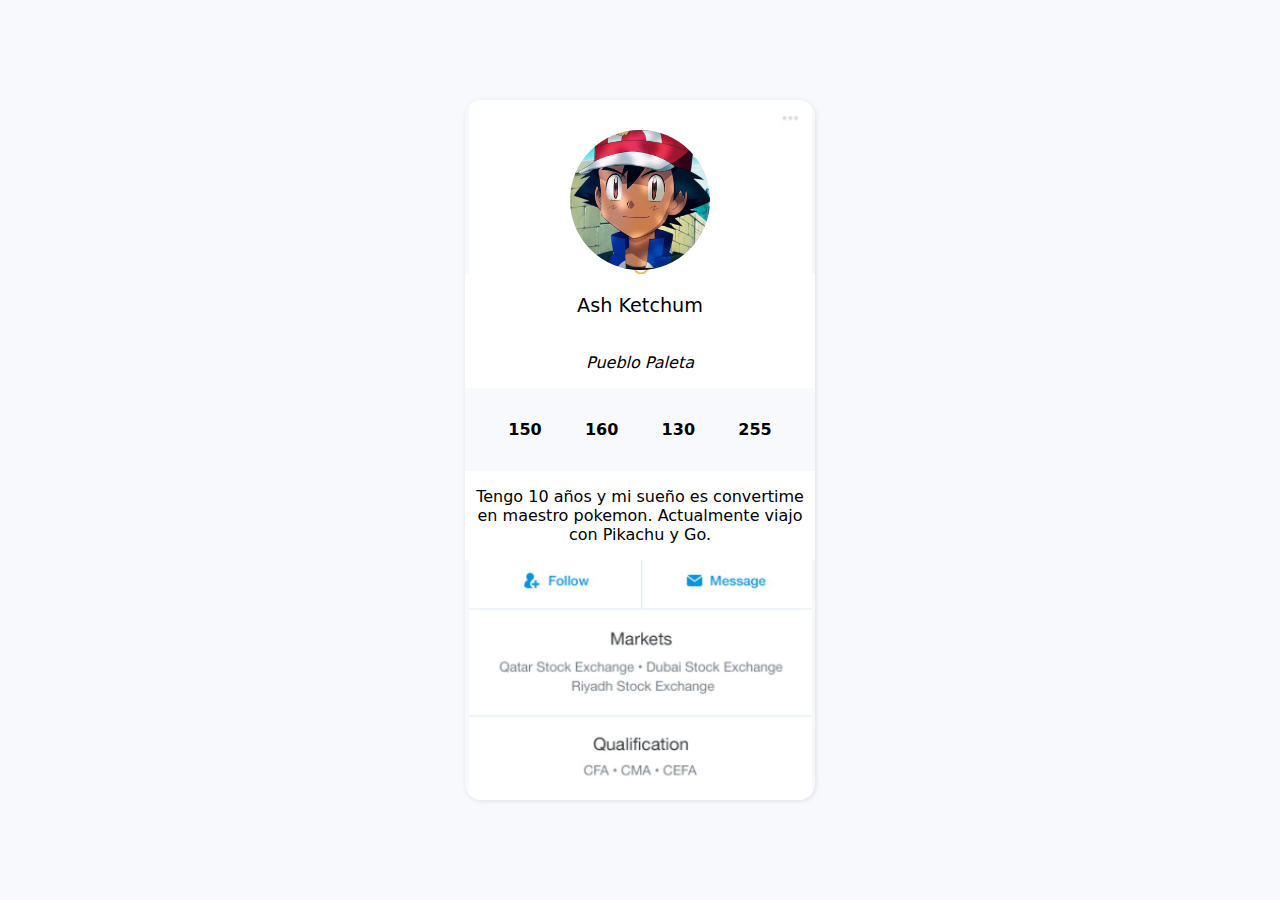
<file: asignation-destructuring/index.html>
<!DOCTYPE html>
<html lang="es">
  <head>
    <meta charset="UTF-8" />
    <meta name="viewport" content="width=device-width, initial-scale=1.0" />
    <link rel="stylesheet" href="css/styles.css" />
    <title>Asignation and Destructuring</title>
  </head>

  <body>
    <main class="profile">
      <div class="wrapper">
        <div class="profile-content" id="user"></div>
      </div>
    </main>

    <script src="js/main.js"></script>
  </body>
</html>
</file>
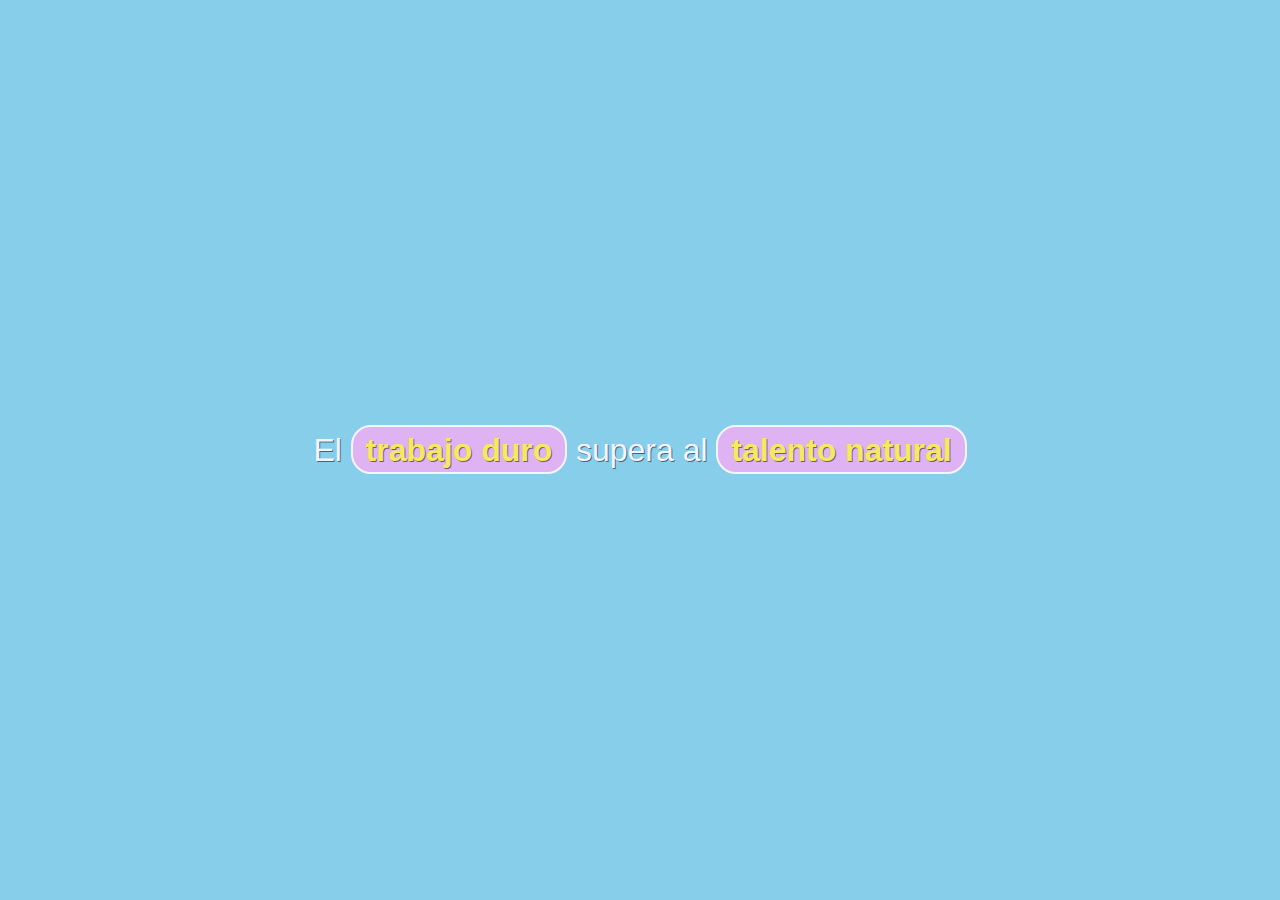
<file: basics/index.html>
<!DOCTYPE html>
<html lang="en">
  <head>
    <meta charset="UTF-8" />
    <meta name="viewport" content="width=device-width, initial-scale=1.0" />
    <title>JS to React</title>
  </head>
  <style>
    :root {
      --white-text: #f2f5ff;
    }

    body {
      height: 100vh;
      background: skyblue;
      display: flex;
      justify-content: center;
      align-items: center;
      margin: 0;
      color: var(--white-text);
      font-family: -apple-system, BlinkMacSystemFont, "Segoe UI", Roboto, Oxygen,
        Ubuntu, Cantarell, "Open Sans", "Helvetica Neue", sans-serif;
      font-size: 2em;
      text-shadow: 1px 1px rgba(0, 0, 0, 0.5);
    }

    strong {
      background: #dfb2f4;
      border: 2px solid var(--white-text);
      border-radius: 20px;
      padding: 0.15em 0.4em;
      color: #f5e960;
    }
  </style>
  <body>
    <!-- <p>El trabajo duro supera al talento natural</p> -->

    <script src="js/tagged_templates.js"></script>
  </body>
</html>
</file>
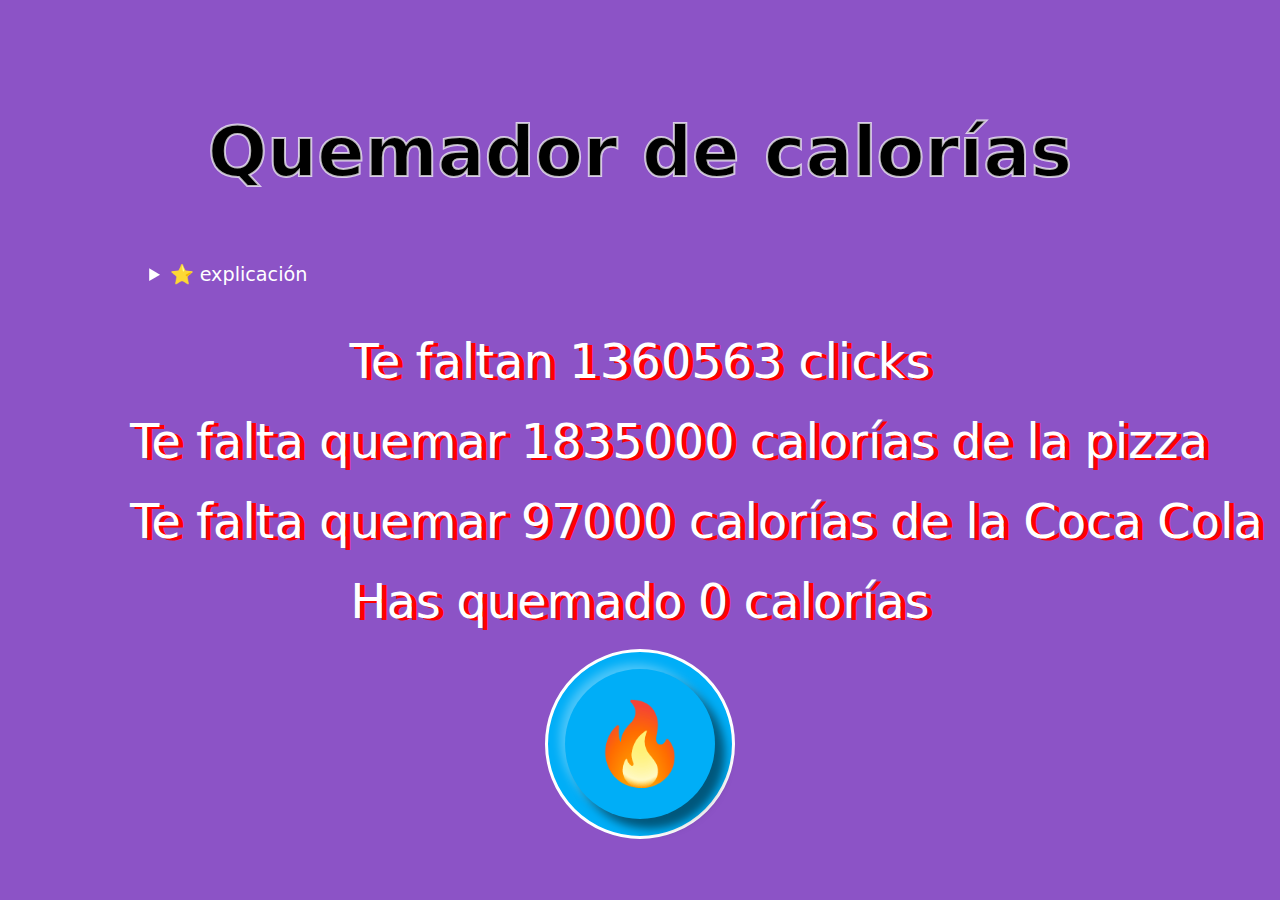
<file: burn-calories-redux/index.html>
<!DOCTYPE html>
<html lang="en">
  <head>
    <meta charset="UTF-8" />
    <meta name="viewport" content="width=device-width, initial-scale=1.0" />
    <link rel="stylesheet" href="css/styles.css" />
    <title>Quemador de Calorías</title>
  </head>

  <body>
    <main>
      <div class="wrapper">
        <h1>Quemador de calorías</h1>
        <details>
          <summary>⭐️ explicación</summary>
          <p>
            El libro, Convert Anything to Calories, llegó a la conclusión de
            que, en promedio, una persona con un dedo indice de 10.8 cm^3 y de
            11.7 gramos necesitará muuuchos clicks para conservar la línea. Se
            requieren 16.7 micromoles de adenosín trifosfato (la molécula que
            transporta energía entre las células) para mover un gramo del cuerpo
            por un segundo, y como hay 7.3 calorías en un mol (la medida de
            cantidad de una sustancia) de adenosín trifosfato, en teoría, cada
            click del mouse debería quemar 1.42 calorías. Aunque el cálculo
            asume el movimiento de todo el músculo, por lo que la cantidad real
            puede variar un poco.
          </p>
          <p>
            Pero resulta que es sábado y tienes hambre. Treinta minutos después
            te llega una pizza (1,835kCal) con una coca (97kCal), tendrías que
            hacer 1,360,563 clicks para quemar la cena. Y cómo es sábado
            seguramente involucrará unas cuantas bebidas alcohólicas: en un Gin
            & Tonic (120kCal) hay 84,507 clicks, y 131,690.14 por cada cerveza
            que consumas. En otras palabras, con 427 clicks en promedio por día,
            la computadora no es un buen ejercicio.
          </p>
        </details>
        <p class="result" id="total-burn-clicks"></p>
        <p class="result" id="pizza-calories"></p>
        <p class="result" id="soda-calories"></p>
        <p class="result" id="result"></p>
        <p class="result" id="clicks"></p>
        <button id="burn" class="burn">🔥</button>
      </div>
    </main>

    <script src="../../redux/js/redux.js"></script>
    <script src="js/main.js"></script>
  </body>
</html>
</file>
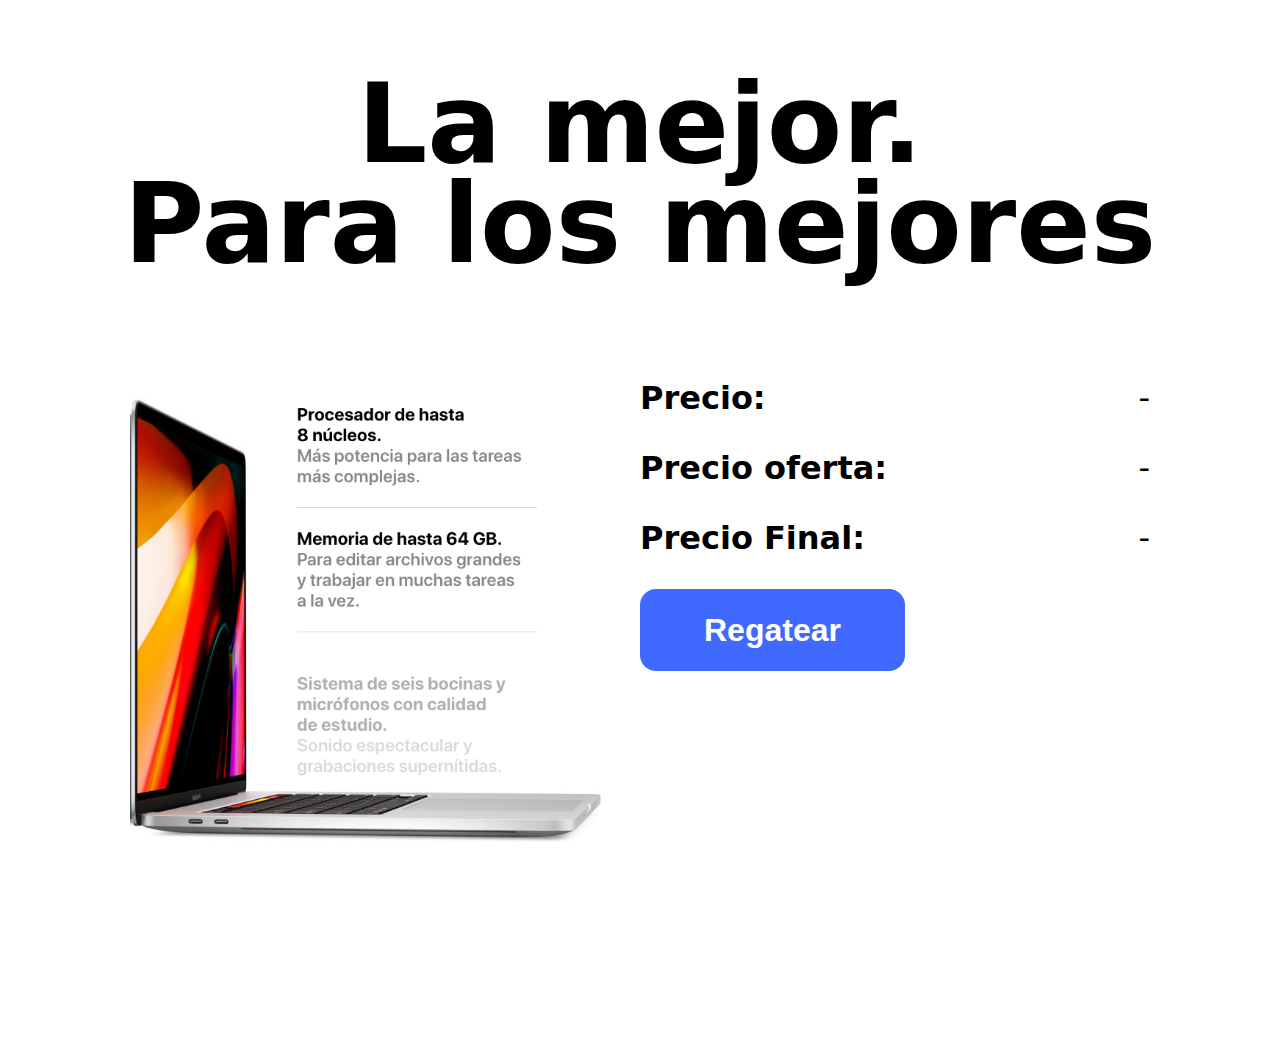
<file: shorthand-property-names/index.html>
<!DOCTYPE html>
<html lang="en">
  <head>
    <meta charset="UTF-8" />
    <meta name="viewport" content="width=device-width, initial-scale=1.0" />
    <title>ShortHand Property Names</title>
    <link rel="stylesheet" href="css/styles.css" />
  </head>

  <body>
    <main>
      <h1>
        La mejor. <br />
        Para los mejores
      </h1>
      <div class="hero">
        <div class="wrapper">
          <div class="hero-content">
            <div class="mac"></div>
            <div class="app">
              <p>
                <strong> Precio: </strong>
                <span id="price">-</span>
              </p>
              <p>
                <strong> Precio oferta: </strong>
                <span id="offer">-</span>
              </p>
              <p>
                <strong> Precio Final: </strong>
                <span id="final-price">-</span>
              </p>
              <button class="button" id="make-offer">Regatear</button>
            </div>
          </div>
        </div>
      </div>
    </main>

    <!-- <script src="js/main.js"></script> -->
  </body>
</html>
</file>
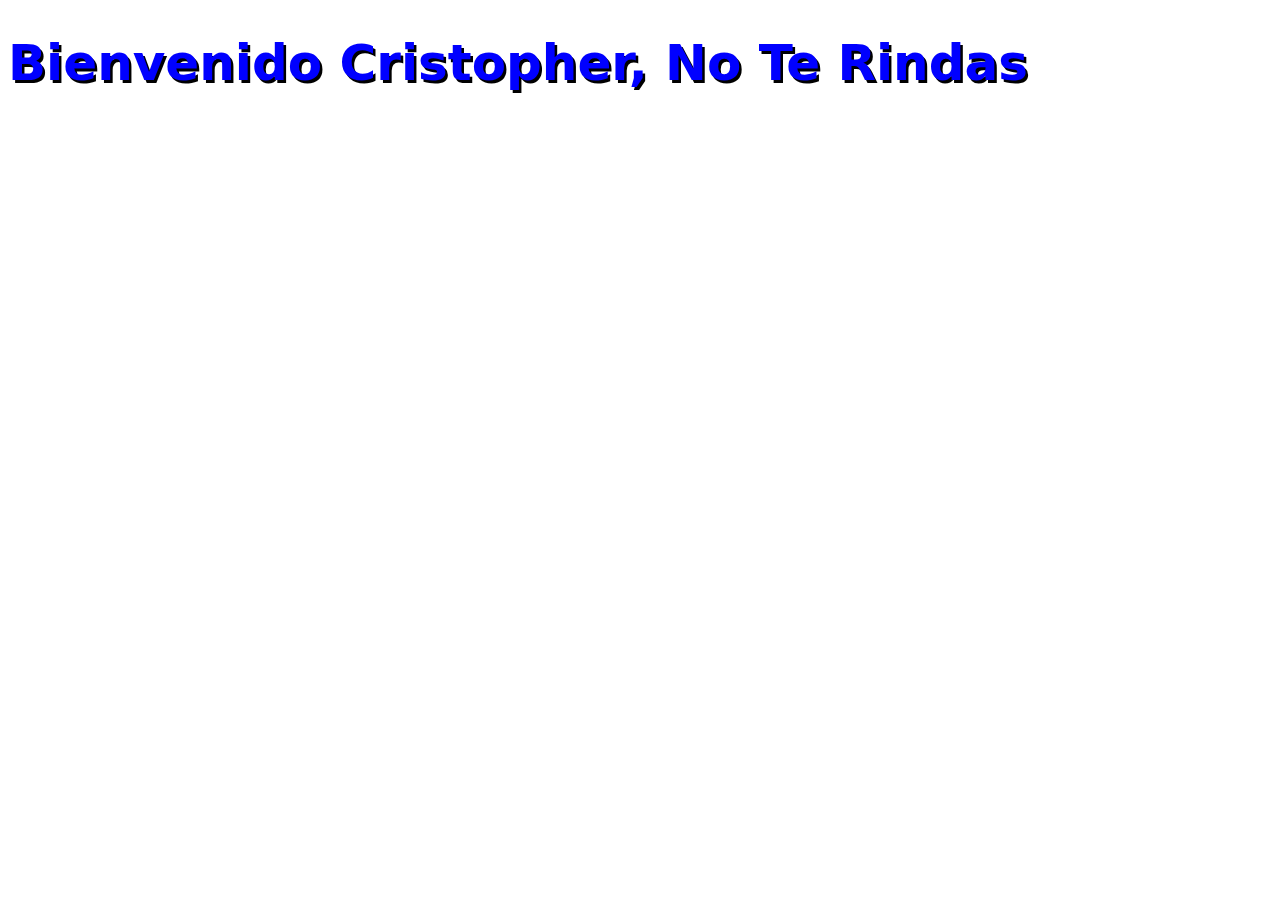
<file: styled-components/index.html>
<!DOCTYPE html>
<html>
  <head>
    <meta charset="utf-8" />
    <meta name="viewport" content="width=device-width, initial-scale=1.0" />
    <title>Styled Components</title>
  </head>
  <body>
    <div id="root"></div>

    <script src="js/main.js"></script>
  </body>
</html>
</file>
<file: asignation-destructuring/css/styles.css>
body {
  margin: 0;
  font-family: system-ui, Helvetica, sans-serif;
  background-color: white;
  text-align: center;
  display: flex;
  align-items: center;
  justify-content: center;
  min-height: 100vh;
  background: #f8f9fd;
}
.wrapper {
  max-width: 1020px;
  margin: auto;
}
h1 {
  font-size: 110px;
  line-height: 100px;
}
.button {
  color: white;
  background: #3f69ff;
  border: none;
  font-size: 1em;
  padding: 0.7em 2em;
  border-radius: 0.5em;
  font-weight: bold;
  cursor: pointer;
}
.profile {
  flex: 1;
}
.profile-content {
  height: 700px;
  background: url("../images/user.png") center top no-repeat;
  background-size: contain;
  max-width: 350px;
  margin: 1em auto;
  border-radius: 1em;
  box-shadow: 1px 1px 5px rgba(0, 0, 0, 0.1);
}
.user {
  padding-top: 30px;
}
img {
  border-radius: 50%;
}
.details {
  background: white;
  padding: 1px;
  font-size: 1.2em;
}
.social {
  padding: 1em 0;
  font-weight: bold;
  background: #f8f9fd;
  display: flex;
  justify-content: space-evenly;
}
.bio {
  display: flex;
  background: white;
}
.city {
  background: white;
  margin: 0;
  padding: 1em;
}
</file>
<file: burn-calories-redux/css/styles.css>
body {
  margin: 0;
  font-family: system-ui, Helvetica, sans-serif;
  background-color: white;
  text-align: center;
  display: flex;
  align-items: center;
  justify-content: center;
  min-height: 100vh;
  background: #8c53c6;
}
.wrapper {
  max-width: 1020px;
  margin: auto;
}
h1 {
  font-size: 70px;
  -webkit-text-stroke: 2px rgba(255, 255, 255, 0.7);
}
p {
  max-width: 32em;
  margin: 0.5em auto;
  cursor: text;
}
details {
  text-align: left;
  color: white;
  padding: 1em;
  cursor: pointer;
  line-height: 1.6;
  font-size: 1.2em;
}
details,
summary {
  outline: none;
}
.burn {
  color: white;
  background: #00aef7;
  border: none;
  font-size: 5em;
  line-height: 0;
  border-radius: 50%;
  font-weight: bold;
  cursor: pointer;
  width: 150px;
  height: 150px;
  outline: 0;
  box-shadow: 10px 10px 10px 0 rgba(0, 0, 0, 0.5),
    -5px -5px 10px 0 rgba(255, 255, 255, 0.3);
  position: relative;
  margin: 1rem;
}
.burn:before {
  border: 3px solid white;
  content: "";
  background-color: #00aef7;
  z-index: -1;
  position: absolute;
  left: -20px;
  top: -20px;
  bottom: -20px;
  right: -20px;
  border-radius: 50%;
}
.burn:active {
  box-shadow: inset 10px 10px 10px 0 rgba(0, 0, 0, 0.5),
    inset -10px -10px 10px 0 rgba(255, 255, 255, 0.3);
}
.result {
  font-size: 3em;
  color: white;
  text-shadow: 5px 2px 0 red;
  white-space: nowrap;
}
</file>
<file: shorthand-property-names/css/styles.css>
body {
  margin: 0;
  font-family: system-ui, Helvetica, sans-serif;
  background-color: white;
  text-align: center;
}

.wrapper {
  max-width: 1020px;
  margin: auto;
  padding: 0 2em;
}

h1 {
  font-size: 110px;
  line-height: 100px;
}

.hero-content {
  display: flex;
  /* border: 1px solid red; */
}

.app {
  flex: 1;
  flex-direction: column;
  justify-content: center;
  /* align-items: center; */
  font-size: 2em;
  text-align: left;
}

p {
  display: flex;
  justify-content: space-between;
}

.mac {
  height: 700px;
  flex: 1;
  background: url("../assets/mac.png") center top no-repeat;
  background-size: contain;
}

.button {
  color: white;
  background: #3f69ff;
  border: none;
  font-size: 1em;
  padding: 0.7em 2em;
  border-radius: 0.5em;
  font-weight: bold;
  cursor: pointer;
}
</file>
